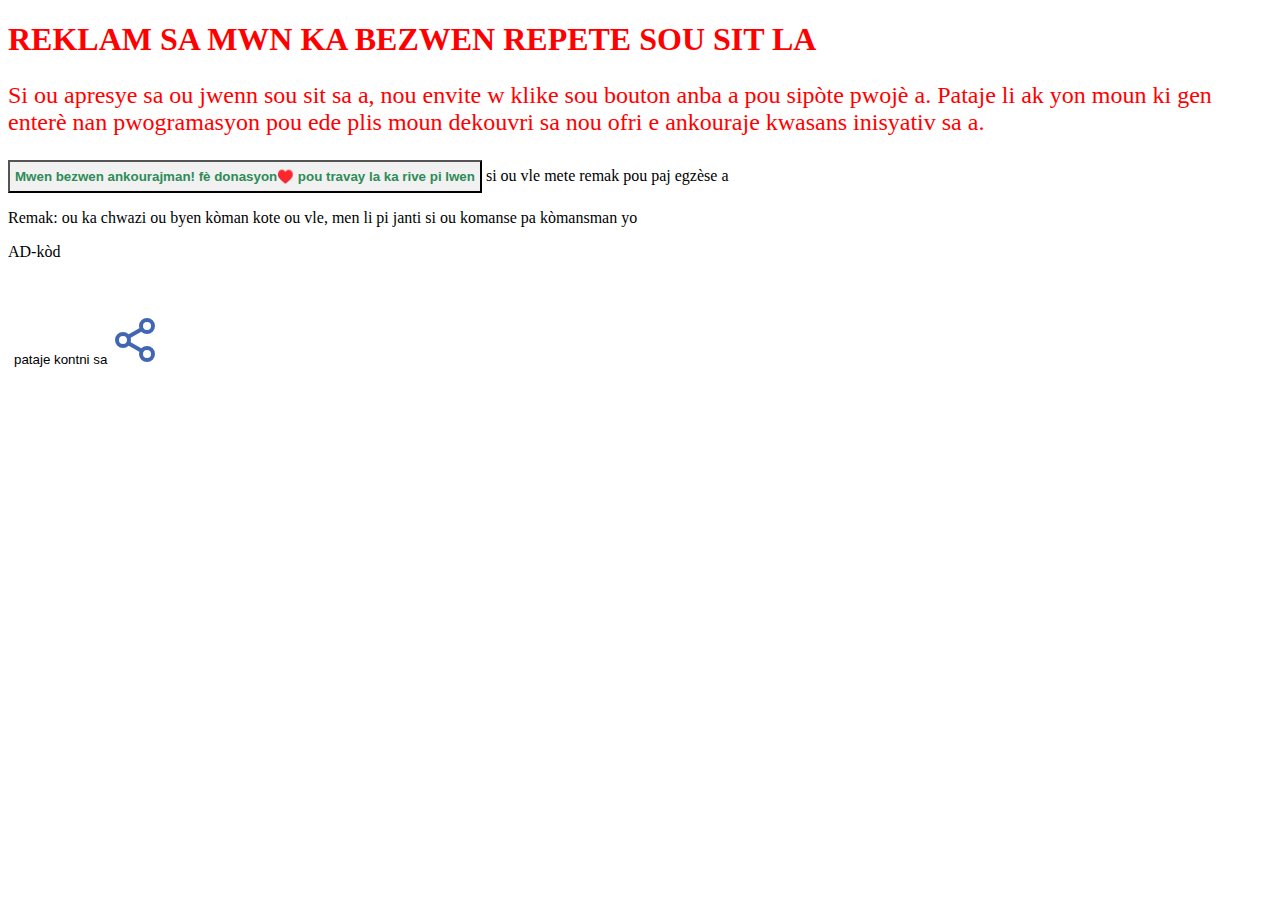
<file: assets/sa ou ka bezwen repete sou sit REKLAM.html>
<!DOCTYPE html>
<html>

<head>
 <meta charset="UTF-8">
 <meta name="viewport" content="width=device-width, initial-scale=1">
 <title>REKLAM SA MWN KA BEZWEN REPETE SOU SIT</title>
</head>

<body>
  
 <h1 style="color:red; font-size: 2rem;" >
  <!--Tab to edit-->REKLAM SA MWN KA BEZWEN REPETE SOU SIT LA
 </h1 >
 
   <p style="color: red; font-size: 1.5rem; animation: fadeIn 10s ;">
   <!--Tab to edit-->Si ou apresye sa ou jwenn sou sit sa a, nou envite w klike sou bouton anba a pou sipòte pwojè a. Pataje li ak yon moun ki gen enterè nan pwogramasyon pou ede plis moun dekouvri sa nou ofri e ankouraje kwasans inisyativ sa a.




  </p>
<a href="/donasyon.html" style="text-decoration: none;">
 <button style="padding: 7px 5px; background: #f1f1f1; color: seagreen; font-weight: bold;" class="">
  Mwen bezwen ankourajman! fè donasyon♥️ pou travay la ka rive pi lwen
 </button>
</a>





 si ou vle mete remak pou paj egzèse a 
  <p class="warning">Remak: ou ka chwazi ou byen kòman kote ou vle, men li pi janti si ou komanse pa kòmansman yo </p>
 
 
</body>

</h


    .adkod-logo {
      font-family: 'Segoe UI', sans-serif;
      font-size: 48px;
      font-weight: bold;
      color: #0099cc;
    }

    .adkod-logo span {
      color: #66cc33;
    }

    .adkod-box {
      border: 3px solid #66cc33;
      padding: 20px 40px;
      border-radius: 15px;
      box-shadow: 0 0 25px rgba(0, 255, 128, 0.2);
      background-color: #101030;
      transition: transform 0.3s ease;
    }

    .adkod-box:hover {
      transform: scale(1.05);
    }
  </style>
</head>
<body>
  <div class="adkod-box">
    <div class="adkod-logo">AD-<span>kòd</span></div>
  </div>
  
  
  <br /><br /><br />
                <!--Tab to edit-->  <button id="btnPataje" style="background: none; border: none; cursor: pointer;"><!--Bouton pataj--><!--Bouton pataj-->
  <style>   .icon_pataje {
  stroke: #4267B2;  
  transition: transform 0.2s, stroke 0.2s;
}
.icon_pataje:hover {
  transform: scale(1.1);
  stroke: #00acee; 
}
</style>
pataje kontni sa
<svg
  xmlns="http://www.w3.org/2000/svg"
  width="48" height="48"
  viewBox="0 0 24 24"
  fill="none"
  stroke="currentColor"
  stroke-width="2"
  stroke-linecap="round"
  stroke-linejoin="round"
  class="icon_pataje"
  role="img"
  aria-label="Pataje"
>
  <circle cx="18" cy="5" r="3"></circle>
  <circle cx="6" cy="12" r="3"></circle>
  <circle cx="18" cy="19" r="3"></circle>
  <line x1="8.7" y1="10.4" x2="15.3" y2="6.6"></line>
  <line x1="8.7" y1="13.6" x2="15.3" y2="17.4"></line>
</svg>
  </button>


  <!--Bouton pataj-->
<script>
//<!--Bouton pataj--><!--Bouton pataj--><!--Bouton pataj--><!--Bouton pataj--><!--Bouton pataj-->// 
  const btnPataje = document.getElementById("btnPataje");

  btnPataje.addEventListener("click", async () => {
    const shareData = {
      title: document.title,
      text: "Gade paj sa! Sa fè lontan ou enterese pou aprann yon bagay eben men li zanmim, ou pap regrèt aprann PWOGRAMASYON, li ap baw pouvwa pou ou travay pou nenpòt antrepriz lotbò san ou pa kite peyi a e touche jiska 10 000$ mansyèl.",
      url: window.location.href
    };

    if (navigator.share) {
      try {
        await navigator.share(shareData);
        alert("Paj la pataje ak siksè!");
      } catch (err) {
        console.error("Erè pandan pataj la:", err);
      }
    } else {
      alert("Fonksyon pataje sa a pa sipòte sou aparèy ou a.\nKopye lyen sa épi patajel ak yon moun:\n" + window.location.href);
    }
  });
</script>
</body>
</html>
</file>
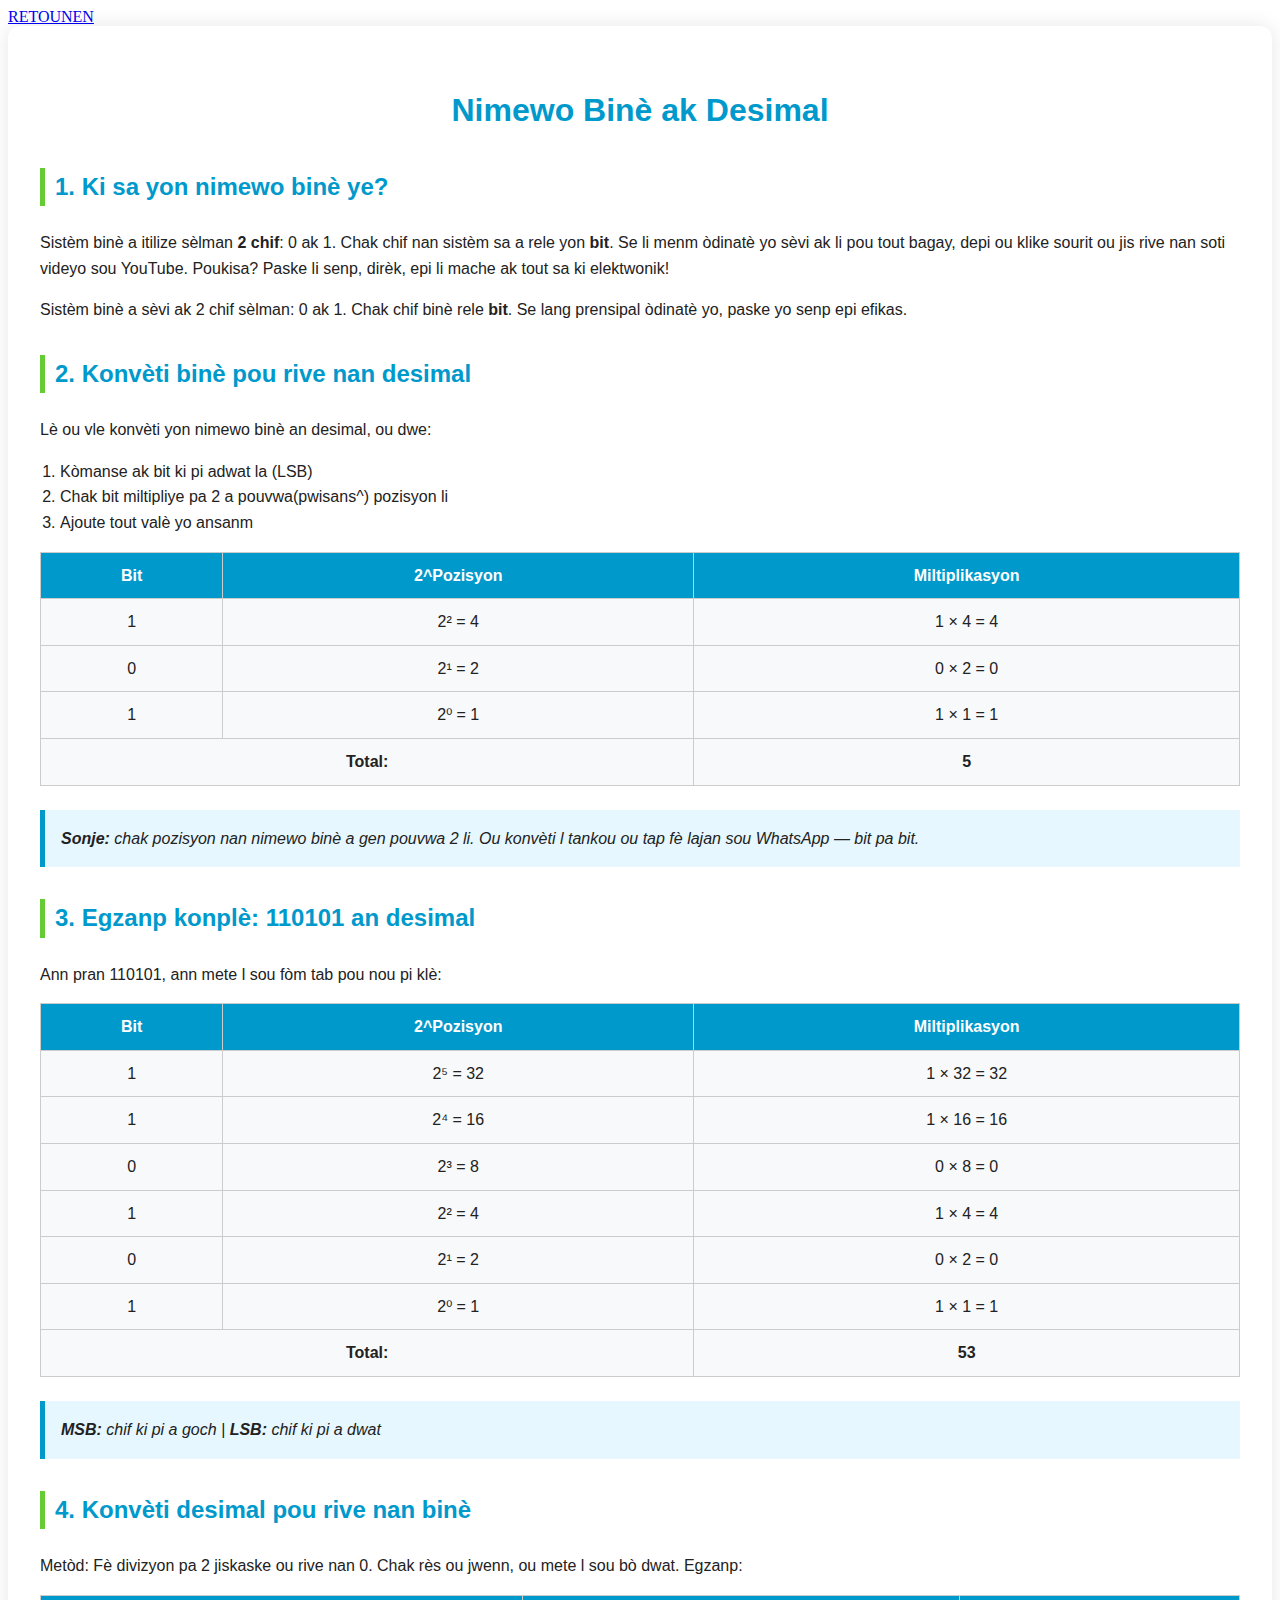
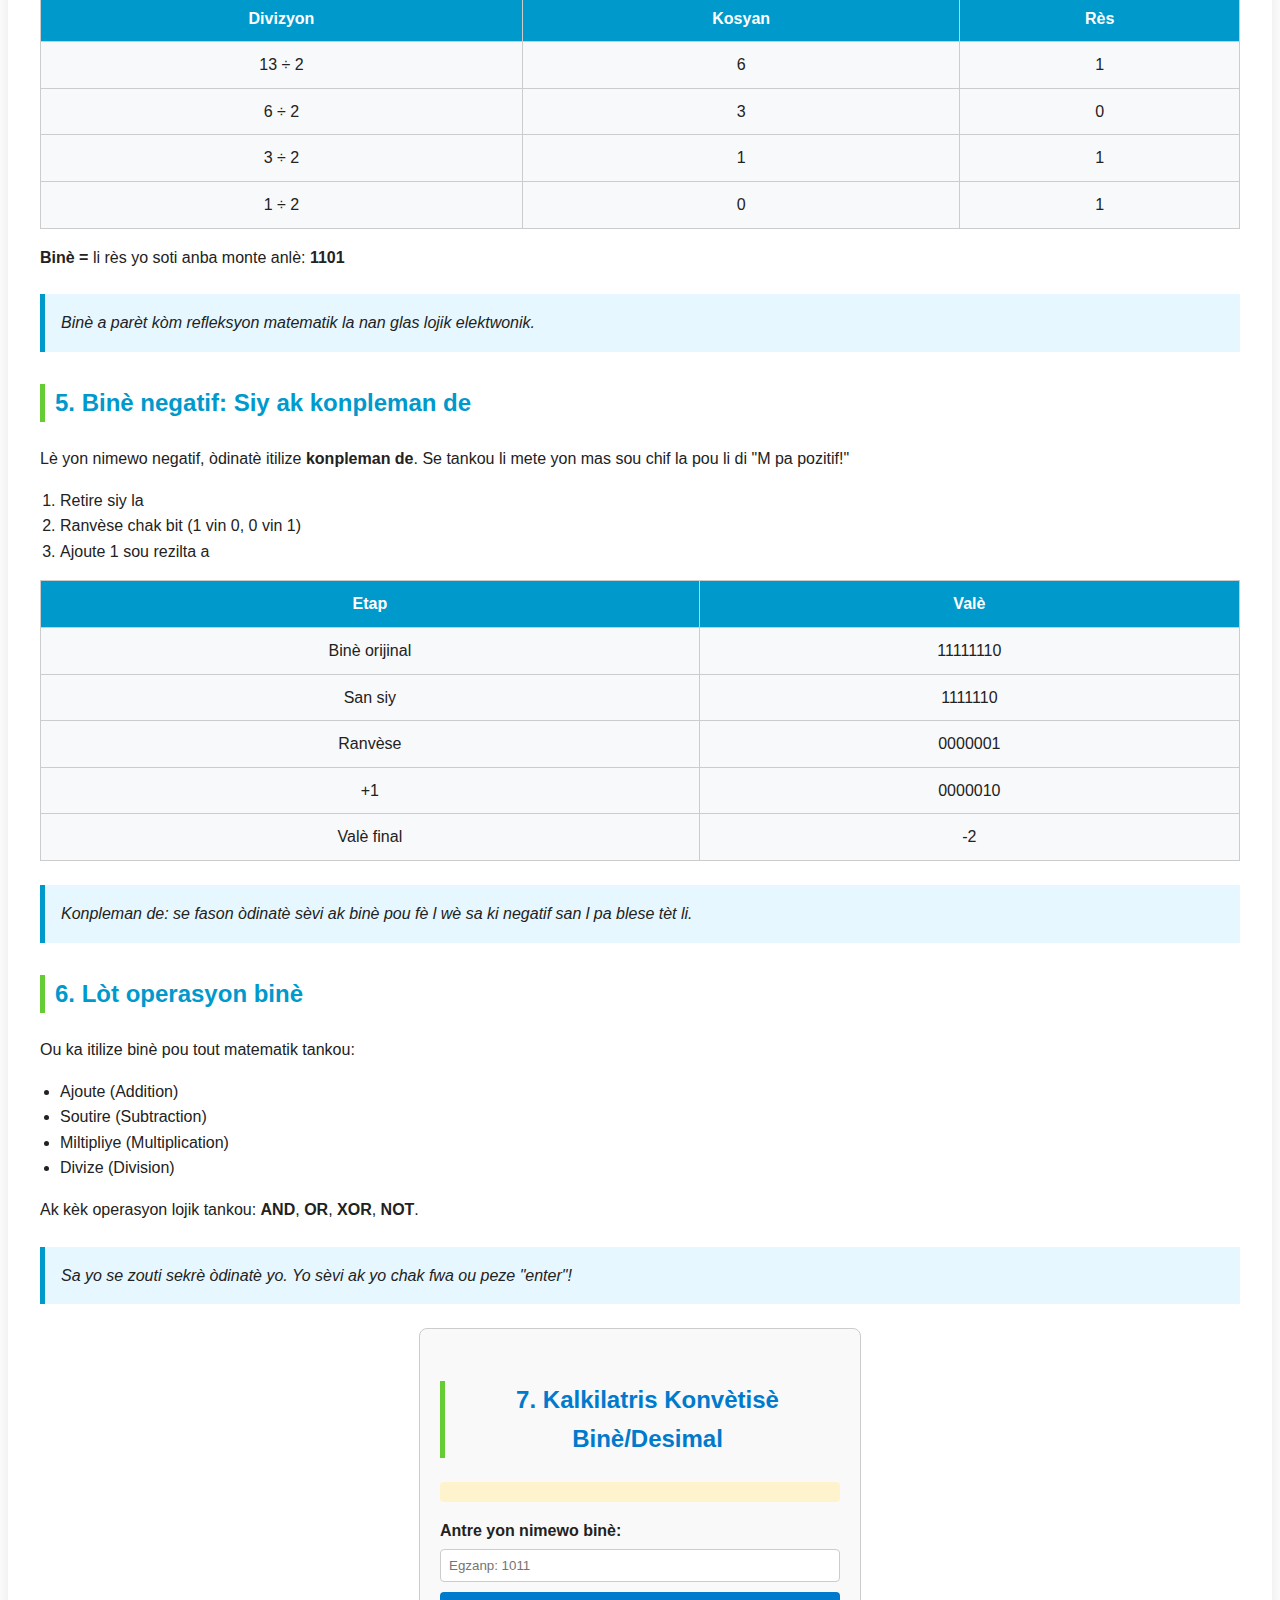
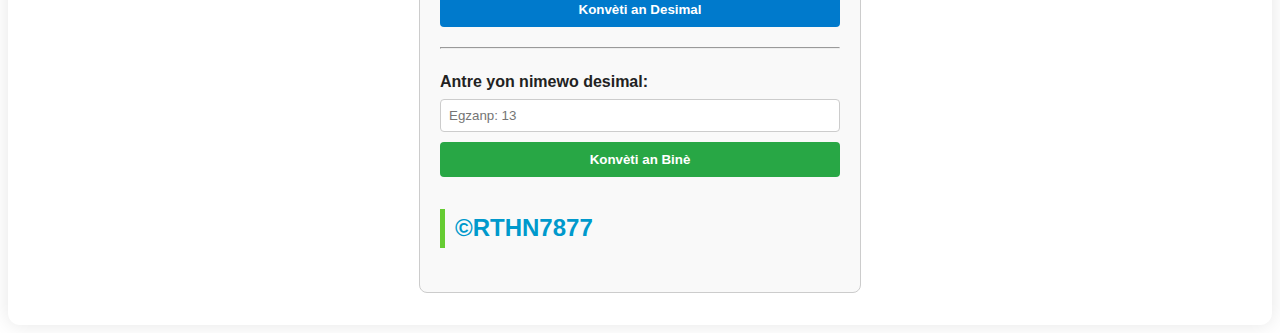
<file: assets/interaction/binè.html>
<!DOCTYPE html>
<html>

<head>
  <meta charset="UTF-8">
  <meta name="viewport" content="width=device-width, initial-scale=1">
  <title>APRANN SOU : BINÈ POU OU KONPRANN PI BYEN</title>
</head>
<style>/* Stylizasyon pou seksyon nivo 023 */
.level {
max-width: 1200px;
margin: auto;
padding: 2rem;
font-family: 'Segoe UI', Tahoma, Geneva, Verdana, sans-serif;
background: #ffffff;
color: #222;
line-height: 1.6;
box-shadow: 0 0 20px rgba(0,0,0,0.1);
border-radius: 12px;
}

/* Tit prensipal */
.level h2 {
font-size: 2rem;
text-align: center;
margin-bottom: 2rem;
color: #0099cc;
}

/* Tit seksyon yo */
.level h3 {
font-size: 1.5rem;
margin-top: 2rem;
color: #0099cc



;
border-left: 5px solid #66cc33;
padding-left: 10px;
}

/* Tab */
.level table {
width: 100%;
border-collapse: collapse;
margin: 1rem 0;
background-color: #f8f9fa;
}

.level table th,
.level table td {
padding: 10px;
border: 1px solid #ccc;
text-align: center;
}

.level table thead {
background-color: #0099cc;
color: #fff;
}

/* Blok sitasyon */
.level blockquote {
background: #e6f7ff;
border-left: 5px solid #0099cc;
margin: 1.5rem 0;
padding: 1rem;
font-style: italic;
}

/* Bouton */
.level button {
transition: background-color 0.3s ease;
}

.level button:hover {
opacity: 0.9;
}

/* Resposiv Layout */
@media (max-width: 768px) {
.level {
padding: 1rem;
}

.level h2 {
font-size: 1.6rem;
}

.level h3 {
font-size: 1.2rem;
}

.level table th,
.level table td {
font-size: 0.9rem;
padding: 8px;
}
}

/* Antre input stil */
.level input[type="text"],
.level input[type="number"] {
box-sizing: border-box;
}

/* Fòmasyon lis yo */
.level ol, .level ul {
padding-left: 20px;
}</style>
<body>
<a href="/paj/kou1.html">RETOUNEN</a>  
    <div class="level" id="023">
    <h2> Nimewo Binè ak Desimal </h2>
    <section>
      <h3>1. Ki sa yon nimewo binè ye?</h3>
      <p>Sistèm binè a itilize sèlman <strong>2 chif</strong>: 0 ak 1. Chak chif nan sistèm sa a rele yon <strong>bit</strong>. Se li menm òdinatè yo sèvi ak li pou tout bagay, depi ou klike sourit ou jis rive nan soti videyo sou YouTube. Poukisa? Paske li senp, dirèk, epi li mache ak tout sa ki elektwonik!</p>
    </section>
    <section>
      
      <p>Sistèm binè a sèvi ak 2 chif sèlman: 0 ak 1. Chak chif binè rele <strong>bit</strong>. Se lang prensipal òdinatè yo, paske yo senp epi efikas.</p>
      <h3>2. Konvèti binè pou rive nan desimal</h3>
      <p>Lè ou vle konvèti yon nimewo binè an desimal, ou dwe:</p>
      <ol>
        <li>Kòmanse ak bit ki pi adwat la (LSB)</li>
        <li>Chak bit miltipliye pa 2 a pouvwa(pwisans^) pozisyon li</li>
        <li>Ajoute tout valè yo ansanm</li>
        
      </ol>
      <table border="1">
        <thead>
          <tr>
            <th>Bit</th>
            <th>2^Pozisyon</th>
            <th>Miltiplikasyon</th>
          </tr>
        </thead>
        <tbody>
          <tr>
            <td>1</td>
            <td>2² = 4</td>
            <td>1 × 4 = 4</td>
          </tr>
          <tr>
            <td>0</td>
            <td>2¹ = 2</td>
            <td>0 × 2 = 0</td>
          </tr>
          <tr>
            <td>1</td>
            <td>2⁰ = 1</td>
            <td>1 × 1 = 1</td>
          </tr>
          <tr>
            <td colspan="2"><strong>Total:</strong></td>
            <td><strong>5</strong></td>
          </tr>
        </tbody>
      </table>
      <blockquote><strong>Sonje:</strong> chak pozisyon nan nimewo binè a gen pouvwa 2 li. Ou konvèti l tankou ou tap fè lajan sou WhatsApp — bit pa bit.</blockquote>
      
    </section>
    <section>
      <h3>3. Egzanp konplè: 110101 an desimal</h3>
      <p>Ann pran 110101, ann mete l sou fòm tab pou nou pi klè:</p>
      <table border="1">
        <thead>
          <tr>
            <th>Bit</th>
            <th>2^Pozisyon</th>
            <th>Miltiplikasyon</th>
          </tr>
        </thead>
        <tbody>
          <tr>
            <td>1</td>
            <td>2⁵ = 32</td>
            <td>1 × 32 = 32</td>
          </tr>
          <tr>
            <td>1</td>
            <td>2⁴ = 16</td>
            <td>1 × 16 = 16</td>
          </tr>
          <tr>
            <td>0</td>
            <td>2³ = 8</td>
            <td>0 × 8 = 0</td>
          </tr>
          <tr>
            <td>1</td>
            <td>2² = 4</td>
            <td>1 × 4 = 4</td>
          </tr>
          <tr>
            <td>0</td>
            <td>2¹ = 2</td>
            <td>0 × 2 = 0</td>
          </tr>
          <tr>
            <td>1</td>
            <td>2⁰ = 1</td>
            <td>1 × 1 = 1</td>
          </tr>
          <tr>
            <td colspan="2"><strong>Total:</strong></td>
            <td><strong>53</strong></td>
          </tr>
        </tbody>
      </table>
      <blockquote><strong>MSB:</strong> chif ki pi a goch | <strong>LSB:</strong> chif ki pi a dwat</blockquote>
    </section>
    <section>
      <h3>4. Konvèti desimal pou rive nan binè</h3>
      <p>Metòd: Fè divizyon pa 2 jiskaske ou rive nan 0. Chak rès ou jwenn, ou mete l sou bò dwat. Egzanp:</p>
      <table border="1">
        <thead>
          <tr>
            <th>Divizyon</th>
            <th>Kosyan</th>
            <th>Rès</th>
          </tr>
        </thead>
        <tbody>
          <tr>
            <td>13 ÷ 2</td>
            <td>6</td>
            <td>1</td>
          </tr>
          <tr>
            <td>6 ÷ 2</td>
            <td>3</td>
            <td>0</td>
          </tr>
          <tr>
            <td>3 ÷ 2</td>
            <td>1</td>
            <td>1</td>
          </tr>
          <tr>
            <td>1 ÷ 2</td>
            <td>0</td>
            <td>1</td>
          </tr>
        </tbody>
      </table>
      <p><strong>Binè =</strong> li rès yo soti anba monte anlè: <strong>1101</strong></p>
      <blockquote>Binè a parèt kòm refleksyon matematik la nan glas lojik elektwonik.</blockquote>
    </section>
    <section>
      <h3>5. Binè negatif: Siy ak konpleman de</h3>
      <p>Lè yon nimewo negatif, òdinatè itilize <strong>konpleman de</strong>. Se tankou li mete yon mas sou chif la pou li di "M pa pozitif!"</p>
      <ol>
        <li>Retire siy la</li>
        <li>Ranvèse chak bit (1 vin 0, 0 vin 1)</li>
        <li>Ajoute 1 sou rezilta a</li>
      </ol>
      <table border="1">
        <thead>
          <tr>
            <th>Etap</th>
            <th>Valè</th>
          </tr>
        </thead>
        <tbody>
          <tr>
            <td>Binè orijinal</td>
            <td>11111110</td>
          </tr>
          <tr>
            <td>San siy</td>
            <td>1111110</td>
          </tr>
          <tr>
            <td>Ranvèse</td>
            <td>0000001</td>
          </tr>
          <tr>
            <td>+1</td>
            <td>0000010</td>
          </tr>
          <tr>
            <td>Valè final</td>
            <td>-2</td>
          </tr>
        </tbody>
      </table>
      <blockquote>Konpleman de: se fason òdinatè sèvi ak binè pou fè l wè sa ki negatif san l pa blese tèt li.</blockquote>
    </section>
    <section>
      <h3>6. Lòt operasyon binè</h3>
      <p>Ou ka itilize binè pou tout matematik tankou:</p>
      <ul>
        <li>Ajoute (Addition)</li>
        <li>Soutire (Subtraction)</li>
        <li>Miltipliye (Multiplication)</li>
        <li>Divize (Division)</li>
      </ul>
      <p>Ak kèk operasyon lojik tankou: <strong>AND</strong>, <strong>OR</strong>, <strong>XOR</strong>, <strong>NOT</strong>.</p>
      <blockquote>Sa yo se zouti sekrè òdinatè yo. Yo sèvi ak yo chak fwa ou peze "enter"!</blockquote>
    </section>
    <section style="max-width: 400px; margin: auto; font-family: Arial, sans-serif; padding: 20px; border: 1px solid #ccc; border-radius: 8px; background: #f9f9f9;">
      <h3 style="text-align: center; color: #007acc;">7. Kalkilatris Konvètisè Binè/Desimal</h3>
      <p id="result" style="margin-top: 20px; padding: 10px; border-radius: 4px; background-color: #fff3cd; color: #856404; font-weight: bold; text-align: center;"></p>
      <label for="binary" style="display: block; margin-top: 15px; font-weight: bold;">Antre yon nimewo binè:</label>
      <input type="text" id="binary" placeholder="Egzanp: 1011" style="width: 100%; padding: 8px; margin-top: 5px; border-radius: 4px; border: 1px solid #ccc;">
      
      <button onclick="toDecimal()" style="margin-top: 10px; width: 100%; background-color: #007acc; color: white; padding: 10px; border: none; border-radius: 4px; cursor: pointer; font-weight: bold;">
        Konvèti an Desimal
      </button>
      
      <hr style="margin: 20px 0;">
      
      <label for="decimal" style="display: block; font-weight: bold;">Antre yon nimewo desimal:</label>
      <input type="number" id="decimal" placeholder="Egzanp: 13" style="width: 100%; padding: 8px; margin-top: 5px; border-radius: 4px; border: 1px solid #ccc;">
      
      <button onclick="toBinary()" style="margin-top: 10px; width: 100%; background-color: #28a745; color: white; padding: 10px; border: none; border-radius: 4px; cursor: pointer; font-weight: bold;">
        Konvèti an Binè
      </button>
      
      <h3>
        <!--Tab to edit-->©RTHN7877
      </h3>
      
    </section>
    
    <script>
      function toDecimal() {
        const binaryInput = document.getElementById("binary");
        const result = document.getElementById("result");
        const binary = binaryInput.value.trim();
        
        if (binary === "") {
          result.style.backgroundColor = "#f8d7da";
          result.style.color = "#721c24";
          result.innerText = "Tanpri antre yon nimewo binè!";
          binaryInput.focus();
          return;
        }
        
        if (!/^[01]+$/.test(binary)) {
          result.style.backgroundColor = "#f8d7da";
          result.style.color = "#721c24";
          result.innerText = "Tanpri antre sèlman chif 0 ak 1 nan nimewo binè a!";
          binaryInput.focus();
          return;
        }
        
        const decimal = parseInt(binary, 2);
        result.style.backgroundColor = "#d4edda";
        result.style.color = "#155724";
        result.innerText = `Desimal: ${decimal}`;
      }
      
      function toBinary() {
        const decimalInput = document.getElementById("decimal");
        const result = document.getElementById("result");
        const decimal = decimalInput.value.trim();
        
        if (decimal === "") {
          result.style.backgroundColor = "#f8d7da";
          result.style.color = "#721c24";
          result.innerText = "Tanpri antre yon nimewo desimal!";
          decimalInput.focus();
          return;
        }
        
        if (decimal < 0 || !Number.isInteger(Number(decimal))) {
          result.style.backgroundColor = "#f8d7da";
          result.style.color = "#721c24";
          result.innerText = "Tanpri antre yon nimewo desimal antye pozitif!";
          decimalInput.focus();
          return;
        }
        
        const binary = Number(decimal).toString(2);
        result.style.backgroundColor = "#d4edda";
        result.style.color = "#155724";
        result.innerText = `Binè: ${binary}`;
      }
    </script>
    </section>
  </div>
  
</body>

</html>
</file>
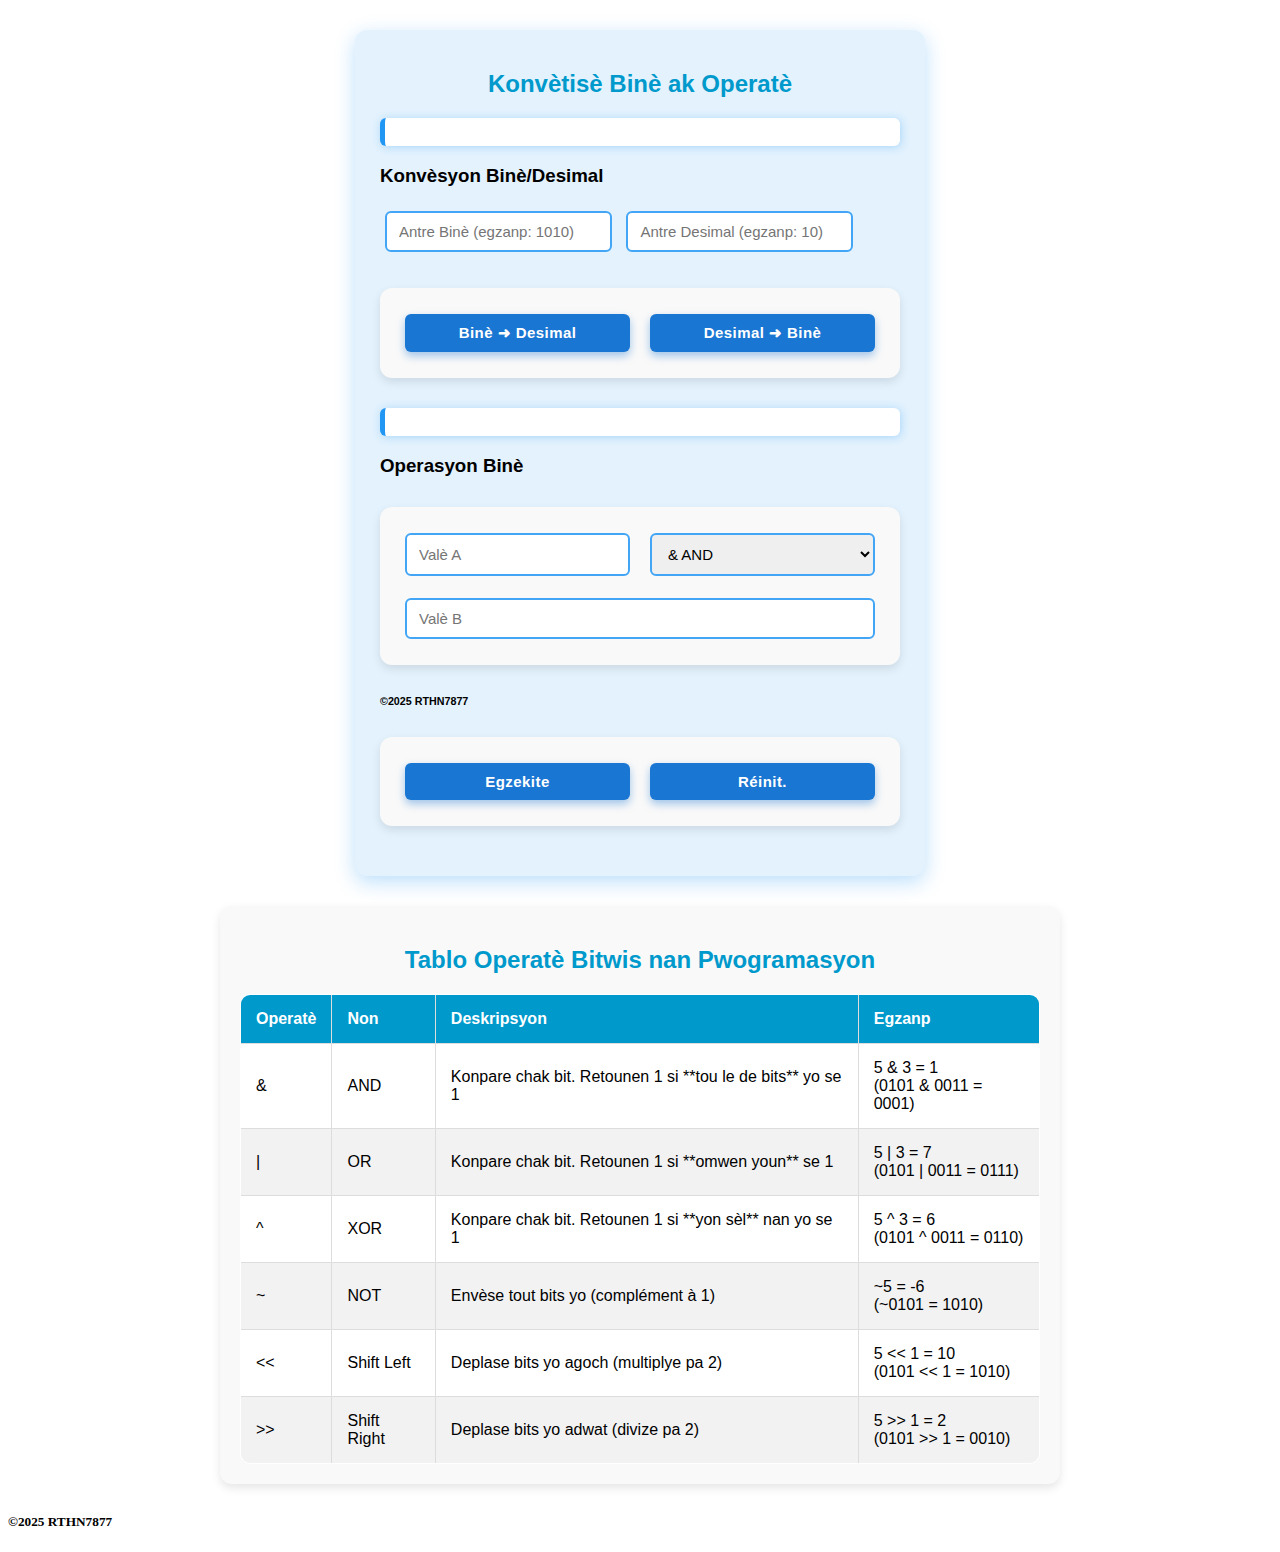
<file: assets/interaction/kalkilatris__binè.html>
<!DOCTYPE html>
<html lang="ht">

<head>
  <meta charset="UTF-8" />
  <meta name="viewport" content="width=device-width, initial-scale=1" />
 
  <title>Kalkilatris Binè & Operatè</title>
  <style>
  
  div {
    max-width: 800px;
    margin: 30px auto;
    font-family: 'Segoe UI', sans-serif;
    background-color: #f9f9f9;
    padding: 20px;
    border-radius: 12px;
    box-shadow: 0 4px 10px rgba(0,0,0,0.1);
  }

  h2 {
    text-align: center;
    color: #0099cc;
    margin-bottom: 20px;
  }

  table {
    width: 100%;
    border-collapse: collapse;
    background-color: white;
    border-radius: 10px;
    overflow: hidden;
  }

  th, td {
    border: 1px solid #ddd;
    padding: 15px;
    text-align: left;
  }

  thead {
    background-color: #0099cc;
    color: white;
  }

  tbody tr:nth-child(even) {
    background-color: #f2f2f2;
  }

  tbody tr:hover {
    background-color: #e6f7ff;
  }

  @media (max-width: 600px) {
    table, thead, tbody, th, td, tr {
      display: block;
    }

    thead {
      display: none;
    }

    tr {
      margin-bottom: 15px;
      border: 1px solid #ccc;
      border-radius: 8px;
      padding: 10px;
      background-color: white;
    }

    td {
      padding: 10px;
      position: relative;
    }

    td::before {
      content: attr(data-label);
      font-weight: bold;
      display: block;
      margin-bottom: 5px;
      color: #0099cc;
    }
  }

    .kalkilatris {
      font-family: 'Segoe UI', Tahoma, Geneva, Verdana, sans-serif;
      background: #e3f2fd;
      padding: 20px 25px;
      border-radius: 12px;
      max-width: 520px;
      margin: 30px auto;
      box-shadow: 0 6px 20px rgba(33, 150, 243, 0.3);
    }

    .kalkilatris input,
    .kalkilatris select,
    .kalkilatris button {
      padding: 10px 12px;
      margin: 6px 5px;
      border-radius: 6px;
      border: 2px solid #42a5f5;
      font-size: 15px;
      transition: border-color 0.3s ease, background-color 0.3s ease;
    }

    .kalkilatris input:focus,
    .kalkilatris select:focus {
      border-color: #1e88e5;
      outline: none;
      box-shadow: 0 0 10px rgba(30, 136, 229, 0.5);
    }

    .kalkilatris-op-ligne,
    .kalkilatris-btn-row {
      display: flex;
      justify-content: space-between;
      flex-wrap: wrap;
      gap: 10px;
    }

    .kalkilatris-op-ligne input,
    .kalkilatris-op-ligne select {
      flex: 1;
      min-width: 30%;
    }

    .kalkilatris-btn-row button {
      flex: 1;
      background-color: #1976d2;
      color: #ffffff;
      border: none;
      cursor: pointer;
      font-weight: 700;
      letter-spacing: 0.03em;
      transition: background-color 0.25s ease;
      box-shadow: 0 4px 8px rgba(25, 118, 210, 0.4);
    }

    .kalkilatris-btn-row button:hover {
      background-color: #0d47a1;
    }

    .kalkilatris-rezilta {
      background: #ffffff;
      border-left: 5px solid #2196f3;
      padding: 14px 15px;
      margin: 12px 0;
      font-weight: 600;
      color: #0d47a1;
      border-radius: 6px;
      box-shadow: 1px 1px 8px rgba(33, 150, 243, 0.3);
      white-space: pre-wrap;
    }
  </style>
</head>

<body>
  <div class="kalkilatris">
    <h2>Konvètisè Binè ak Operatè</h2>

    <p id="rezilta" class="kalkilatris-rezilta"></p>

    <h3>Konvèsyon Binè/Desimal</h3>
    <input type="text" id="bin" placeholder="Antre Binè (egzanp: 1010)" />
    <input type="number" id="dec" placeholder="Antre Desimal (egzanp: 10)" />

    <div class="kalkilatris-btn-row">
      <button onclick="konvDecimal()">Binè ➜ Desimal</button>
      <button onclick="konvBin()">Desimal ➜ Binè</button>
    </div>

    <p id="rezOp" class="kalkilatris-rezilta"></p>

    <h3>Operasyon Binè</h3>
    <div class="kalkilatris-op-ligne">
      <input type="number" id="a" placeholder="Valè A" />
      <select id="op">
        <option value="&">& AND</option>
        <option value="|">| OR</option>
        <option value="^">^ XOR</option>
        <option value="~">~ NOT A</option>
        <option value="<<"><< A chif gòch B</option>
        <option value=">>">>> A chif dwat B</option>
      </select>
      <input type="number" id="b" placeholder="Valè B" />
    </div>
<h6>
  <!--Tab to edit-->©2025 RTHN7877
</h6>
    <div class="kalkilatris-btn-row">
      <button onclick="egzekite()">Egzekite</button>
      <button onclick="reini()">Réinit.</button>
    </div>
  </div>
  
<div>
  <h2>Tablo Operatè Bitwis nan Pwogramasyon</h2>
  <table border="1" cellpadding="10" cellspacing="0">
    <thead>
      <tr>
        <th>Operatè</th>
        <th>Non</th>
        <th>Deskripsyon</th>
        <th>Egzanp</th>
      </tr>
    </thead>
    <tbody>
      <tr>
        <td>&amp;</td>
        <td>AND</td>
        <td>Konpare chak bit. Retounen 1 si **tou le de bits** yo se 1</td>
        <td>5 &amp; 3 = 1<br>(0101 & 0011 = 0001)</td>
      </tr>
      <tr>
        <td>|</td>
        <td>OR</td>
        <td>Konpare chak bit. Retounen 1 si **omwen youn** se 1</td>
        <td>5 | 3 = 7<br>(0101 | 0011 = 0111)</td>
      </tr>
      <tr>
        <td>^</td>
        <td>XOR</td>
        <td>Konpare chak bit. Retounen 1 si **yon sèl** nan yo se 1</td>
        <td>5 ^ 3 = 6<br>(0101 ^ 0011 = 0110)</td>
      </tr>
      <tr>
        <td>~</td>
        <td>NOT</td>
        <td>Envèse tout bits yo (complément à 1)</td>
        <td>~5 = -6<br>(~0101 = 1010)</td>
      </tr>
      <tr>
        <td>&lt;&lt;</td>
        <td>Shift Left</td>
        <td>Deplase bits yo agoch (multiplye pa 2)</td>
        <td>5 &lt;&lt; 1 = 10<br>(0101 &lt;&lt; 1 = 1010)</td>
      </tr>
      <tr>
        <td>&gt;&gt;</td>
        <td>Shift Right</td>
        <td>Deplase bits yo adwat (divize pa 2)</td>
        <td>5 &gt;&gt; 1 = 2<br>(0101 &gt;&gt; 1 = 0010)</td>
      </tr>
    </tbody>
  </table>
  
</div>
<h5>
  <!--Tab to edit-->©2025 RTHN7877
</h5>
  <script>
    function konvDecimal() {
      const b = document.getElementById("bin").value;
      const rez = document.getElementById("rezilta");

      if (!/^[01]+$/.test(b)) {
        rez.innerText = "ERÈ: Tanpri antre sèlman 0 ak 1 (egzanp: 1011)";
        return;
      }

      const dec = parseInt(b, 2);
      rez.innerHTML = `Binè <strong>${b}</strong> egal ak desimal <strong>${dec}</strong>.<br>
        Sa vle di: ${b.split("").reverse().map((bit, i) => `${bit}×2^${i}`).join(" + ")}`;
    }

    function konvBin() {
      const d = document.getElementById("dec").value;
      const rez = document.getElementById("rezilta");

      if (d === "") {
        rez.innerText = "Tanpri antre yon nimewo desimal.";
        return;
      }

      const bin = parseInt(d).toString(2);
      rez.innerHTML = `Desimal <strong>${d}</strong> egal ak binè <strong>${bin}</strong>.<br>
        Nou itilize divizyon pa 2 jiskaske nou jwenn 0, rès yo bay bit yo.`;
    }

    function egzekite() {
      let a = parseInt(document.getElementById("a").value);
      let b = parseInt(document.getElementById("b").value);
      let op = document.getElementById("op").value;
      let rez = document.getElementById("rezOp");

      if (isNaN(a)) {
        rez.innerText = "Tanpri antre valè A.";
        return;
      }

      let r = 0, t = "";

      switch (op) {
        case "&":
          if (isNaN(b)) {
            rez.innerText = "Tanpri antre valè B pou AND.";
            return;
          }
          r = a & b;
          t = `${a} & ${b} = ${r}<br><small>AND: chak bit dwe 1 pou li rete 1</small>`;
          break;
        case "|":
          if (isNaN(b)) {
            rez.innerText = "Tanpri antre valè B pou OR.";
            return;
          }
          r = a | b;
          t = `${a} | ${b} = ${r}<br><small>OR: si youn nan bit yo se 1, li bay 1</small>`;
          break;
        case "^":
          if (isNaN(b)) {
            rez.innerText = "Tanpri antre valè B pou XOR.";
            return;
          }
          r = a ^ b;
          t = `${a} ^ ${b} = ${r}<br><small>XOR: sèlman lè yo diferan li bay 1</small>`;
          break;
        case "~":
          r = ~a;
          t = `~${a} = ${r}<br><small>NOT: chanje 0 an 1 ak 1 an 0 (konpleman de 2)</small>`;
          break;
        case "<<":
          if (isNaN(b)) {
            rez.innerText = "Tanpri antre valè B pou chif gòch.";
            return;
          }
          r = a << b;
          t = `${a} << ${b} = ${r}<br><small>Chif Gòch: ajoute 0 sou bò dwat, tankou miltipliye pa 2</small>`;
          break;
        case ">>":
          if (isNaN(b)) {
            rez.innerText = "Tanpri antre valè B pou chif dwat.";
            return;
          }
          r = a >> b;
          t = `${a} >> ${b} = ${r}<br><small>Chif Dwat: retire bit sou bò dwat, tankou divize pa 2</small>`;
          break;
        default:
          t = "Operatè pa rekonèt.";
      }

      rez.innerHTML = `<strong>Rezilta:</strong> ${t}`;
    }

    function reini() {
      ["bin", "dec", "a", "b"].forEach(id => document.getElementById(id).value = "");
      document.getElementById("op").value = "&";
      document.getElementById("rezilta").innerText = "";
      document.getElementById("rezOp").innerText = "";
    }
  </script>
</body>

</html>
</file>
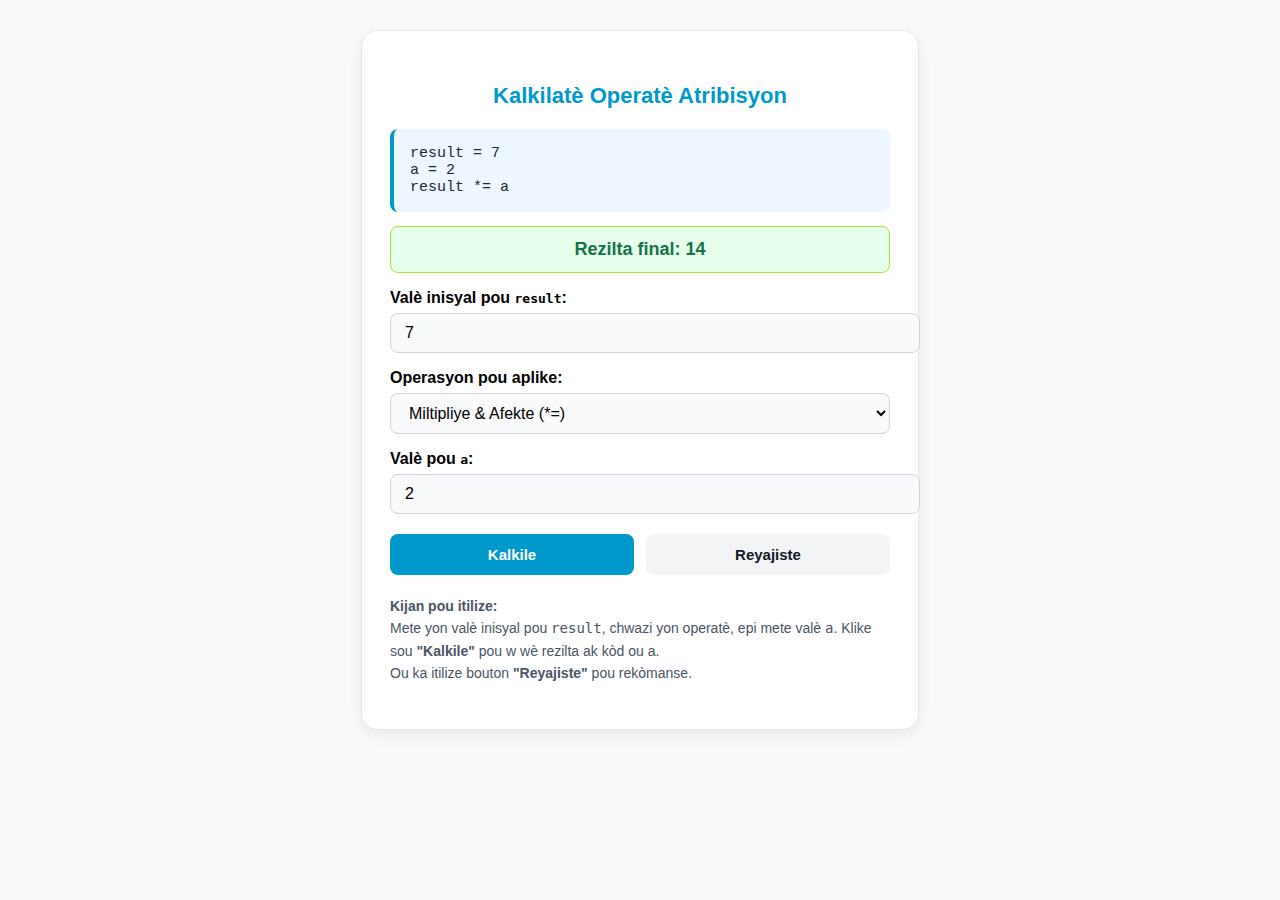
<file: assets/interaction/kalkilatè-op.html>
<!DOCTYPE html>
<html lang="ht">
<head>
  <meta charset="UTF-8" />
  <meta name="viewport" content="width=device-width, initial-scale=1" />
  <title>OPSYON KALKILATÈ</title>
  <style>
    /* STYLE MODÈN PWOFESYONÈL AK ORIJINALITE */
    :root {
      --ble: #0099cc;
      --vèt: #66cc33;
      --nwa: #000000;
      --fon: #f8fafc;
      --font-prensipal: 'Segoe UI', Tahoma, Geneva, Verdana, sans-serif;
    }

    body {
      margin: 0;
      background-color: var(--fon);
      font-family: var(--font-prensipal);
      color: var(--nwa);
    }

    #kalkilatè-pwogram {
      max-width: 500px;
      margin: 30px auto;
      background: #fff;
      border-radius: 16px;
      box-shadow: 0 5px 15px rgba(0, 0, 0, 0.08);
      padding: 30px 28px;
      border: 1px solid #e5e7eb;
    }

    #kalkilatè-pwogram h3 {
      text-align: center;
      color: var(--ble);
      font-size: 22px;
      margin-bottom: 20px;
    }

    #kalkilatè-pwogram label {
      display: block;
      font-weight: bold;
      margin: 16px 0 6px;
    }

    #kalkilatè-pwogram input[type="number"],
    #kalkilatè-pwogram select {
      width: 100%;
      height:100%;
      padding: 10px 14px;
      font-size: 16px;
      border: 1px solid #d1d5db;
      border-radius: 8px;
      background-color: #f9fafb;
      transition: border 0.2s;
    }

    #kalkilatè-pwogram input:focus,
    #kalkilatè-pwogram select:focus {
      border-color: var(--ble);
      outline: none;
    }

    .btn-kalkil {
      display: flex;
      gap: 12px;
      margin-top: 20px;
    }

    .btn-kalkil button {
      flex: 1;
      padding: 12px;
      font-size: 15px;
      border: none;
      border-radius: 8px;
      font-weight: bold;
      cursor: pointer;
      transition: background 0.3s ease;
    }

    .btn-kalkil .kalkile {
      background-color: var(--ble);
      color: white;
    }

    .btn-kalkil .kalkile:hover {
      background-color: var(--vèt);
    }

    .btn-kalkil .reset {
      background-color: #f3f4f6;
      color: #111827;
    }

    .btn-kalkil .reset:hover {
      background-color: #d1d5db;
    }

    .code-output {
      margin-top: 20px;
      padding: 16px;
      background-color: #eef6ff;
      border-left: 4px solid var(--ble);
      border-radius: 8px;
      font-family: 'Courier New', monospace;
      font-size: 15px;
      white-space: pre-wrap;
      color: #1f2937;
    }

    .rezilta-final {
      margin-top: 14px;
      padding: 12px;
      background-color: #e6ffed;
      color: #157347;
      border: 1px solid #a3e635;
      border-radius: 8px;
      text-align: center;
      font-size: 18px;
      font-weight: bold;
    }

    .kijan-itilize {
      font-size: 14px;
      color: #4b5563;
      margin-top: 20px;
      line-height: 1.6;
    }
  </style>
</head>
<body>
  <div id="kalkilatè-pwogram">
    <h3>Kalkilatè Operatè Atribisyon</h3>

    <div class="code-output" id="kòd-egzanp"></div>
    <div class="rezilta-final" id="rezilta"></div>

    <label for="val-result">Valè inisyal pou <code>result</code>:</label>
    <input type="number" id="val-result" value="7" step="any" />

    <label for="op-select">Operasyon pou aplike:</label>
    <select id="op-select">
      <option value="+=">Ajoute & Afekte (+=)</option>
      <option value="-=">Soustrè & Afekte (-=)</option>
      <option value="*=" selected>Miltipliye & Afekte (*=)</option>
      <option value="/=">Divize & Afekte (/=)</option>
      <option value="%=">Rès & Afekte (%=)</option>
    </select>

    <label for="val-a">Valè pou <code>a</code>:</label>
    <input type="number" id="val-a" value="2" step="any" />

    <div class="btn-kalkil">
      <button class="kalkile" onclick="fèKalkil()">Kalkile</button>
      <button class="reset" onclick="reyajiste()">Reyajiste</button>
    </div>

    <p class="kijan-itilize">
      <strong>Kijan pou itilize:</strong><br />
      Mete yon valè inisyal pou <code>result</code>, chwazi yon operatè, epi mete valè <code>a</code>. Klike sou <strong>"Kalkile"</strong> pou w wè rezilta ak kòd ou a. <br />
      Ou ka itilize bouton <strong>"Reyajiste"</strong> pou rekòmanse.
    </p>
  </div>

  <script>
    const valResult = document.getElementById('val-result');
    const valA = document.getElementById('val-a');
    const opSelect = document.getElementById('op-select');
    const kòdEgzanp = document.getElementById('kòd-egzanp');
    const reziltaFinal = document.getElementById('rezilta');

    function meteKòdAkRezilta() {
      let result = parseFloat(valResult.value);
      let a = parseFloat(valA.value);
      let op = opSelect.value;

      if (isNaN(result) || isNaN(a)) {
        kòdEgzanp.textContent = "Tanpri mete de valè ki valid pou result ak a.";
        reziltaFinal.textContent = "";
        return;
      }

      let egzanpKòd = `result = ${result}\na = ${a}\nresult ${op} a`;

      switch (op) {
        case "+=": result += a; break;
        case "-=": result -= a; break;
        case "*=": result *= a; break;
        case "/=": result /= a; break;
        case "%=": result %= a; break;
      }

      kòdEgzanp.textContent = egzanpKòd;
      reziltaFinal.textContent = `Rezilta final: ${result}`;
    }

    function fèKalkil() {
      meteKòdAkRezilta();
    }

    function reyajiste() {
      valResult.value = "";
      valA.value = "";
      opSelect.value = "*=";
      kòdEgzanp.textContent = "";
      reziltaFinal.textContent = "";
    }

    valResult.addEventListener('input', meteKòdAkRezilta);
    valA.addEventListener('input', meteKòdAkRezilta);
    opSelect.addEventListener('change', meteKòdAkRezilta);

    meteKòdAkRezilta();
  </script>
</body>
</html>
</file>
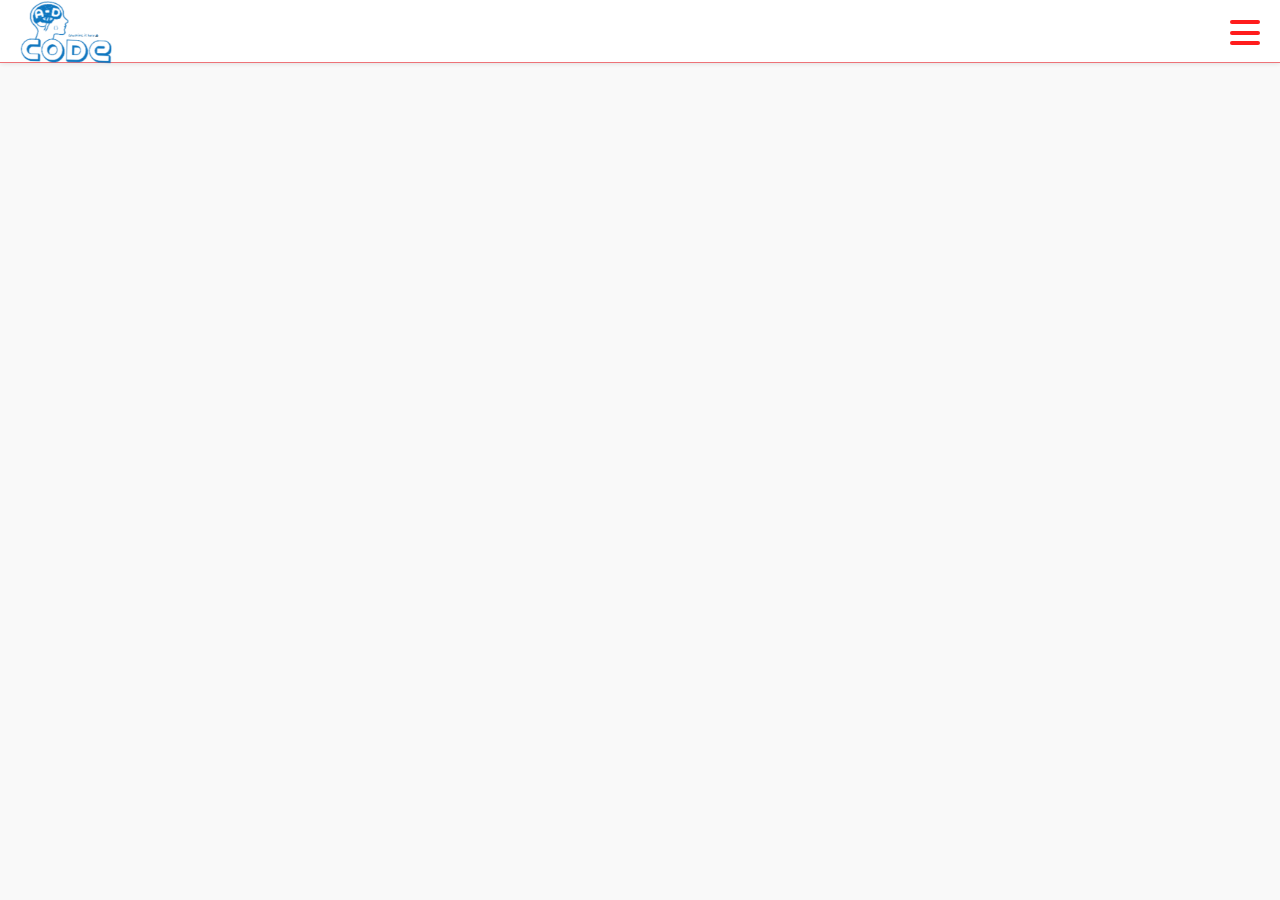
<file: assets/interaction/Rechercher.html>
<!DOCTYPE html>
 <html lang="en">
 <head>
   <meta charset="UTF-8">
   <meta name="viewport" content="width=device-width, initial-scale=1.0">
   <meta http-equiv="X-UA-Compatible" content="ie=edge">
   <title>Document</title>


<style>

.mainFrame {
  width: 100%;
  height: 100% ; /* Ajiste selon wotè footer la */
  border: none;
  display: block;
  margin:none ;
  
  position:absolute ;
  
}




  .side-menu {
  opacity: 92%;
  position: fixed;
  top: 0;
  left: -100%;
  width: 70%;
  height: 100%;
  background: #FFFFFF;
  padding-top: 70px;
  transition: left 0.4s ease;
  z-index: 1000;
  overflow-y: auto;
  ; 
}

.side-menu.active {
  left: 0px;
}
#overlay {
  top: 0;
  position: fixed;
  left: 0;
  width: 100%;
  height: 100%;
  background: rgba(0, 0, 0, 0.3);
  
  backdrop-filter: blur(3px);
  
  -webkit-backdrop-filter: blur(5px);
  /* Sipò pou Safari */
  display: none;
  z-index: 800;
}
#overlay.active {
  display: block;
}

.header {
  position: fixed;
  width: 100%;
  top: 0;
  left: 0;
  opacity: 95%;
  padding: 31px 20px;
  
  background-color: #fff;
  border-bottom: 1px solid #EE6C71;

  display: flex;
  
  justify-content: space-between;
  z-index: 999;
  box-shadow: 0 1px 5px rgba(0, 0, 0, 0.1);

  
  height: 2px;

}

.header-left {
  display: flex;
  align-items: center;
  gap: 10px;
}

.logo {
  opacity: 100%;
  width: 92px;
  weight: auto;
  margin-top: 10px;
  cursor: pointer;
}
  /* Lyen meni nan mòd fènwa */
.darktheme nav a {
  color: #d3a6ff;
}

/* Lyen sou hover nan dark theme */
.darktheme nav a:hover {
  color: #ff99cc; /* Wouj pal oswa roz */
}
/* Bouton meni twa ba */
.menu-toggle {
  display: flex;
  flex-direction: column;
  justify-content: space-between;
  width: 30px;
  height: 25px;
  cursor: pointer;
  position: fixed;
  top: 20px;
  right: 20px; 
  z-index: 1001;
}
.dark-theme .bar { background-color: #FFFFFF;}

/* Chak ba meni an */
.bar {
  height: 4px;
  background-color: #FF1C1C; /* Wouj fonse */
  border-radius: 2px;
  transition: all 0.3s ease;
}

/* Navigasyon prensipal */
nav {
  background-color: #0099cc; 
  color: white;
  padding: 15px 15px;
  position: fixed;
  top: 60px;
  right: 10px;
  display: none;
  flex-direction: column;
  border-radius: 8px;
  box-shadow: 0 4px 10px rgba(0,0,0,0.2);
  z-index: 1000;
}

/* Lyen navigasyon */
nav a {
  color: white;
  text-decoration: none;
  padding: 10px 0;
  font-weight: bold;
  transition: 0.2s;
}

nav a:hover {
  text-decoration: underline;
  color: #EB8457; 
}
nav a:focus {
  text-decoration: ;
  color: #E9D9FF;
}
nav a:active {
  text-decoration: none;
  color: #651F00;
}

/* Animasyon lè bouton an aktive */
.active .bar:nth-child(1) {
  transform: rotate(45deg) translateY(10px);
}

.active .bar:nth-child(2) {
  opacity: 0;
}

.active .bar:nth-child(3) {
  transform: rotate(-45deg) translateY(-10px);
}

/* Fè meni an parèt */
.show-nav {
  display: flex;
}

/* Responsivite pou ti ekran */
@media (max-width: 600px) {
  nav {
    right: 10px;
    top: 60px;
    width: 80%;
    padding: 20px;
  }

  .menu-toggle {
    right: 15px;
  }

  nav a {
    font-size: 18px;
    padding: 12px 0;
  }
}




  /* ::::::;;;;;;;;;;;;;;;;;;;;;;;;;;:::::*/
  /*          style motè rechèch         */ 
  /* ::::::;;;;;;;;;;;;;;;;;;;;;;;;;;:::::*/
* {
box-sizing: border-box;
margin: 0;
padding: 0;
}

body {
font-family: 'Segoe UI', sans-serif;
padding-top: 80px; /* Espas pou motè rechèch la ki kole anlè */
background: #f9f9f9;
overflow-x: hidden;
}

/* --- Motè rechèch k ap kole an  lè ekran an --- */
.motè-rechèch {
position: sticky;
top: 0;
z-index: 999;
background-color: #f9f9f9;
display: flex;
justify-content: space-between;
align-items: center;
padding: 12px 1rem;
gap: 10px;
box-shadow: 0 2px 4px rgba(0, 0, 0, 0.1);
}

/* Input Rechèch */
.motè-rechèch input {
flex: 3;
padding: 10px 14px;
font-size: 14px;
border: 1px solid #0031FF;
border-radius: 10px;
outline: none;
transition: border 0.3s;
}

/* --- Responsivite sou ekran ≥ 769px --- */
@media (min-width: 769px) {
  /* --- Rezilta yo --- */
  .no-result {
text-align: center;
padding: 20px;
color: #888;
}

.no-result-content p {
font-size: 15px;
font-weight: 500;
}
.suggestion-list {
  position: absolute;
  z-index: 1000;
  background: white;
  border: 0.3px solid #FFDFDF;
  list-style: none;
  padding: 0;
  max-height: 200px;
  overflow-y: auto;
  width: 100%;
  margin-top: 2px;
  box-shadow: 0px 4px 6px rgba(0, 0, 0, 0.1);
}

.suggestion-list li {
  padding: 8px 10px;
  cursor: pointer;
}

.suggestion-list li:hover {
  background: #87AFFF;
color: #FFFFFF;
}
.suggestion-list li:focus {
  background: #FF8787;
  color: #FFFFFF;
}
.suggestion-list li:active {
  background: #8794FF;
  color: #FFFFFF;
}
.search-button {
  background: none;
  border: none;
  cursor: pointer;
  padding: 10px 10px;
  border-radius: 50%;
  transition: background-color 0.3s ease;
}

.search-button:hover {
  color: #FF0000;
}
.container {
  max-width: 1100px;
  
  
}
#resultList {
list-style: none;
padding: 0;
margin: 1rem;
max-width: 95%;
}

.result-item {
display: flex;
align-items: center;
background: #FFFFFF;
border-radius: 10px;
padding: 12px;
box-shadow: 0 3px 8px rgba(0, 0, 0, 0.05);
margin-bottom: 15px;
transition: background 0.3s;
word-break: break-word;
}

.result-item:hover {
background: #87AFFF;
color: #FFFFFF;
cursor: pointer;
}

.result-item:active {
background: #DE8585;
color: #FFFFFF;
cursor: pointer;
}

.result-item img {
width: 50px;
height: 50px;
border-radius: 6px;
object-fit: cover;
margin-right: 14px;
flex-shrink: 0;
}

.text {
flex: 1;
min-width: 0;
}

.title {
font-weight: 600;
font-size: 15px;
color: #222;
margin-bottom: 4px;
}

  .motè-rechèch {
    max-width: 1000px;
    margin: auto;
    gap: 20px;
    padding: 16px 2rem;
  }
  
  .motè-rechèch input {
    font-size: 16px;
    padding: 12px 18px;
  }
  
  .search-button {
    padding: 12px 14px;
  }
  
  #resultList {
    max-width: 900px;
    margin: 2rem auto;
  }
  
  .result-item {
    padding: 18px;
    margin-bottom: 20px;
  }
  
  .result-item img {
    width: 60px;
    height: 60px;
    margin-right: 20px;
  }
  
  .title {
    font-size: 18px;
  }
  
  .desc {
    font-size: 15px;
  }
}
/* --- Responsivite sou mobil: 75% pou input, 25% pou select --- */
@media (max-width: 768px) {
.motè-rechèch {
flex-direction: row;
padding: 20px;
gap: 8px;
}

.motè-rechèch input {
flex: 3;
font-size: 13px;
}




/* --- Rezilta yo --- */
#resultList {
list-style: none;
padding: 0;
margin: 1rem;
max-width: 95%;
}

.result-item {
display: flex;
align-items: center;
background: #FFFFFF;
border-radius: 10px;
padding: 12px;
box-shadow: 0 3px 8px rgba(0, 0, 0, 0.05);
margin-bottom: 15px;
transition: background 0.3s;
word-break: break-word;
}

.result-item:hover {
background: #87AFFF;
color: #FFFFFF;
cursor: pointer;
}

.result-item:active {
background: #DE8585;
color: #FFFFFF;
cursor: pointer;
}

.result-item img {
width: 50px;
height: 50px;
border-radius: 6px;
object-fit: cover;
margin-right: 14px;
flex-shrink: 0;
}

.text {
flex: 1;
min-width: 0;
}

.title {
font-weight: 600;
font-size: 15px;
color: #222;
margin-bottom: 4px;
}

.desc {
font-size: 13.5px;
color: #666;
line-height: 1.4;
white-space: normal;
}

.no-result {
text-align: center;
padding: 20px;
color: #888;
}

.no-result-content p {
font-size: 15px;
font-weight: 500;
}
.suggestion-list {
  position: absolute;
  z-index: 1000;
  background: white;
  border: 0.3px solid #FFDFDF;
  list-style: none;
  padding: 0;
  max-height: 200px;
  overflow-y: auto;
  width: 100%;
  margin-top: 2px;
  box-shadow: 0px 4px 6px rgba(0, 0, 0, 0.1);
}

.suggestion-list li {
  padding: 8px 10px;
  cursor: pointer;
}

.suggestion-list li:hover {
  background: #87AFFF;
color: #FFFFFF;
}
.suggestion-list li:focus {
  background: #FF8787;
  color: #FFFFFF;
}
.suggestion-list li:active {
  background: #8794FF;
  color: #FFFFFF;
}
.search-button {
  background: none;
  border: none;
  cursor: pointer;
  padding: 10px 10px;
  border-radius: 50%;
  transition: background-color 0.3s ease;
}

.search-button:hover {
  color: #FF0000;
}
.container {
  max-width: 1100px;
  
  
}
</style>
 </head>
 <body>
    <div class="header">
    <div class="header-left">
      <img src="/assets/logo_header.png" alt="Logo" class="logo" onclick="toggleMenu()">

    </div>
    
  </div>
          <!-- Bouton twa ba -->
        <div class="menu-toggle" id="menu-toggle">
          <div class="bar"></div>
          <div class="bar"></div>
          <div class="bar"></div>
        </div>
        <!-- Navigasyon -->
        <nav id="nav"><button onclick="hideIframe()" style="background: darkgray; margin-left: 30px; color: red;display: block;" >Fèmen kontni</button> 
          <a href="/index.html">Akèy</a>
          <a href="/egzese.html">Egzèse</a>
          <a href="/resous.html">Libreri</a>
          <a href="/donasyon.html">kontakte nou</a>
          
        </nav>
        </div>
        </div>



  <iframe 
  
    class="mainFrame" id="mainFrame" allowfullscreen
    style="display:none;" 
  ></iframe>




          <div class="side-menu" id="sideMenu">

<body>  

<div class="container">
  

<div class="motè-rechèch">
  <input type="text" id="searchInput" placeholder="Chèche yon sijè..."><button onclick="handleSearch()" type="button" class="search-button" aria-label="Rechèch">
  <svg xmlns="http://www.w3.org/2000/svg" style="border-radius: 10%; vertical-align: middle;" width="33" height="30" fill="#555" viewBox="0 0 24 24">
    <path d="M15.5 14h-.79l-.28-.27a6.471 6.471 0 001.48-5.34C15.21 5.01 12.2 2 8.6 2S2 5.01 2 8.6s3.01 6.6 6.6 6.6c1.61 0 3.09-.59 4.23-1.57l.27.28v.79l5 4.99L20.49 19l-4.99-5zm-6.9 0C6.01 14 4 11.99 4 9.6S6.01 5.2 8.6 5.2 13.2 7.21 13.2 9.6 11.19 14 8.6 14z" />
  </svg>
</button>
<select id="categoryFilter" style="
  margin-top: 50px;
  position: fixed;
  z-index: 999;
  background: transparent;
  border: none;
  font-size: 14px;
  font-family: Cambria, Cochin, Georgia, Times, 'Times New Roman', serif;
  color: #333;
  padding: 3px 8px;
  outline: none;
  
  cursor: pointer;
  
  text-align: left;
">
  <option value="">Tout Kategori</option>
  <option value="HTML">HTML</option>
  <option value="CSS">CSS</option>
  <option value="JavaScript">JavaScript</option>

</select>

</div>

<ul id="suggestionList" class="suggestion-list"></ul>
</div>

<ul id="resultList">


    
  </ul>
<ul id="lessonData">
<!-- 1) Fonksyònman Sit Entènèt -->
<li
  data-title="Fonksyònman Sit Entènèt"
  data-description="Dekouvri kijan sit entènèt fonksyone, depi w tape yon adrès jiska li parèt sou ekran an."
  data-category=" "
  data-img=""
  target=""
  data-link="/paj/Web/kou_web.html#fonctionnement-sites-web"
  data-tag="kijan sit entènèt fonksyone, kòman entènèt mache, ki jan navigatè ak sèvè kominike, sa ki fonksyònman sit web, kijan HTML ak CSS travay"
  data-author="Ruthno"
  data-date="2025-06-07"
  data-level="Débutan"
  data-type="Atik"
></li>

<!-- 2) Istwa Entènèt -->
<li
  data-title="Istwa Entènèt la (1967 – 1983)"
  data-description="Kòman ARPANET ak TCP/IP te mete baz k ap defini entènèt la jodi a."
  data-category=" "
  data-img=""
  target=""
  data-link="/paj/Web/kou_web.html#1-istwa-entènèt"
  data-tag="kijan ARPANET te kòmanse, kòman TCP/IP devlope, ki jan entènèt fèt, sa ki istwa entènèt, kalite rezo, evolisyon internet"
  data-author="Ruthno"
  data-date="2025-06-07"
  data-level="Débutan"
  data-type="Atik"
></li>

<!-- 3) Estatistik Itilizasyon Entènèt -->
<li
  data-title="Estatistik sou Itilizasyon Entènèt"
  data-description="Kijan aksè entènèt varye atravè peyi, sitou Ayiti, ak estatistik mondyal."
  data-category=" "
  data-img=""
  target=""
  data-link="/paj/Web/kou_web.html#2-estatistik-itilizasyon"
  data-tag="kijan entènèt itilize, kòman moun itilize entènèt, ki jan aksè entènèt varye, sa ki estatistik entènèt, done itilizasyon, konparezon peyi"
  data-author="Ruthno"
  data-date="2025-06-07"
  data-level="Débutan"
  data-type="Atik"
></li>

<!-- 4) Prensip Rezo -->
<li
  data-title="Prensip Rezo a"
  data-description="Dekouvri kijan rezo òdinatè kominiké ant yo, ak prensip Client‑Server."
  data-category=" "
  data-img=""
  target=""
  data-link="/paj/Web/kou_web.html#3-prensip-rezo"
  data-tag="kijan rezo òdinatè klarifye, kòman òdinatè kominike, ki jan rezo fonksyone, sa ki modèl client-server, rezo informatique"
  data-author="Ruthno"
  data-date="2025-06-07"
  data-level="Débutan"
  data-type="Atik"
></li>

<!-- 5) Modèl TCP/IP -->
<li
  data-title="Modèl TCP/IP"
  data-description="Kijan 4 nivo TCP/IP lojisyèl mache: Aplikasyon, Transpò, Rezo, Aksè."
  data-category=" "
  data-img=""
  target=""
  data-link="/paj/Web/kou_web.html#4-model-tcpip"
  data-tag="kijan modèl TCP/IP fonksyone, kòman nivo TCP/IP travay, ki jan protokòl kominike, sa ki modèl rezo TCP/IP, osi rezo"
  data-author="Ruthno"
  data-date="2025-06-07"
  data-level="Débutan"
  data-type="Atik"
></li>

<!-- 6) Kouch Aplikasyon -->
<li
  data-title="Kouch Aplikasyon & Prensip Web la"
  data-description="Kijan pwotokòl tankou HTTP, FTP, DNS, SSH, imèl mache kòm pati sistèm entènèt la."
  data-category=" "
  data-img=""
  target=""
  data-link="/paj/Web/kou_web.html#5-kouch-aplikasyon"
  data-tag="kijan HTTP mache, kòman DNS tradui non, ki jan FTP transfere fichye, sa ki kouch aplikasyon, itilizasyon pwotokòl web"
  data-author="Ruthno"
  data-date="2025-06-07"
  data-level="Débutan"
  data-type="Atik"
></li>

<!-- 7) HTTP ak Trame li -->
<li
  data-title="HTTP ak Trame li"
  data-description="Aprann ki jan demann HTTP (GET/POST) estriktire, ansanm ak istwa URL."
  data-category=" "
  data-img=""
  target=""
  data-link="/paj/Web/kou_web.html#6-http-trame"
  data-tag="kijan HTTP fonksyone, kòman demann GET/POST fèt, ki jan URL defini, sa ki trame HTTP, estrikti demann web"
  data-author="Ruthno"
  data-date="2025-06-07"
  data-level="Débutan"
  data-type="Atik"
></li>

<!-- 8) Kijan Web la Fonksyone -->
<li
  data-title="Kijan Web la Fonksyone"
  data-description="Kòman kliyan ak sèvè kominike, sit statik vs dinamik, wòl JavaScript."
  data-category=" "
  data-img=""
  target=""
  data-link="/paj/Web/kou_web.html#8-fonksyone-web"
  data-tag="kijan web mache, kòman sit estatik diferan de dinamik, ki jan JS entèagi, sa ki achitekti client-server"
  data-author="Ruthno"
  data-date="2025-06-07"
  data-level="Débutan"
  data-type="Atik"
></li>

<!-- 9) Langaj Web yo -->
<li
  data-title="Langaj Web yo"
  data-description="Ki jan HTML, CSS, JavaScript sèvi pou estrikti, stil, ak entèraksyon sou paj entènèt."
  data-category=" "
  data-img=""
  target=""
  data-link="/paj/Web/kou_web.html#langaj-web_yo"
  data-tag="kijan HTML travay, kòman CSS estilize, ki jan JavaScript entèaji, langaj web, estrikti stil script web"
  data-author="Ruthno"
  data-date="2025-06-07"
  data-level="Débutan"
  data-type="Atik"
></li>

<!-- 10) HTML & CSS Fonksyonman -->
<li
  data-title="HTML ak CSS : Bwat Zouti Web la"
  data-description="Ki jan HTML se estrikti ak CSS se stil, ansanm ak egzanp difèrans."
  data-category=" "
  data-img=""
  target=""
  data-link="/paj/Web/kou_web.html#html-css-fonksyonman-sitweb"
  data-tag="kijan HTML bay estrikti, kòman CSS dekore, ki jan yo mache ansanm, sa ki egzanp HTML CSS, diferans san ak avèk CSS"
  data-author="Ruthno"
  data-date="2025-06-07"
  data-level="Débutan"
  data-type="Atik"
></li>

<!-- 11) Vèsyon HTML  2025 -->
<li
  data-title="Vèsyon HTML pou 2025"
  data-description="Ki jan HTML te evolye jiska estanda vivan pou 2025."
  data-category="HTML" 
  data-img=""
  target=""
  data-link="/paj/Web/kou_web.html#versyon-html-css-2025"
  data-tag="kijan HTML evolye, kòman CSS mete ajou, ki jan estanda web chanje, vèsyon HTML CSS, sa ki CSS Snapshot 2025"
  data-author="Ruthno"
  data-date="2025-06-07"
  data-level="Débutan"
  data-type="Atik"
></li>
<!-- 11) Vèsyon CSS 2025 -->
<li
  data-title="Vèsyon CSS pou 2025"
  data-description="Ki jan HTML ak CSS te evolye jiska estanda vivan pou 2025."
  data-category="CSS"
  data-img=""
  target=""
  data-link="/paj/Web/kou_web.html#versyon-css-2025"
  data-tag="kijan HTML evolye, kòman CSS mete ajou, ki jan estanda web chanje, vèsyon HTML CSS, sa ki CSS Snapshot 2025"
  data-author="Ruthno"
  data-date="2025-06-07"
  data-level="Débutan"
  data-type="Atik"
></li>

<!-- 12) Ekri yon Sit -->
<li
  data-title="Ekri yon Sit Entènèt"
  data-description="Kijan pou ekri yon sit ak plan, HTML, CSS, JS, hosting ak etaj planifye."
  data-category=" "
  data-img=""
  target=""
  data-link="/paj/Web/kou_web.html#9-ekri-sit"
  data-tag="kijan ekri sit, kòman planifye yon sit, ki jan hosting fèt, sa ki planifikasyon ekri yon sit, etap devlopman web"
  data-author="Ruthno"
  data-date="2025-06-07"
  data-level="Débutan"
  data-type="Atik"
></li>
Planifikasyon pou ekri yon sit

  <li class="search-item"
    data-title="Planifikasyon pou ekri yon sit"
    data-description="Gid etap pa etap pou planifye kontni, ergonomi, ak fonksyonalite yon sit."
    data-category=" "
    data-img=""
     
    data-link="/paj/Web/kou_web.html#planifikasyon-ekri_yon_sit"
    data-tag="planifikasyon-sit, konsepsyon, etap-devlopman"
    data-author="Ruthno"
    data-date="2025-06-07"
    data-level="Débutan"
    data-type="Atik">
  </li>

  <li class="search-item"
    data-title="Kisa Front-end ak Back-end ye?"
    data-description="Eksplikasyon sou diferans ki genyen ant devlopman Front-end ak Back-end."
    data-category=" "
    data-img=""
     
    data-link="/paj/Web/kou_web.html#ki-sa-front-back-end-ye"
    data-tag="frontend, backend, fonksyon-sit"
    data-author="Ruthno"
    data-date="2025-06-07"
    data-level="Débutan"
    data-type="Atik">
  </li>

  <li class="search-item"
    data-title="Devlopman web se pa sèlman HTML"
    data-description="Dekouvri lòt aspè devlopman web tankou CSS, JS, ak bon pratik."
    data-category=" "
    data-img=""
     
    data-link="/paj/Web/kou_web.html#devlopman-web_sepa_selman_html"
    data-tag="html, css, javascript, devlopman"
    data-author="Ruthno"
    data-date="2025-06-07"
    data-level="Débutan"
    data-type="Atik">
  </li>

  <li class="search-item"
    data-title="Kourè: HTML, CSS, Navigatè ak Editè"
    data-description="Aprann kijan editè tèks, navigatè, ak zouti mobil ede w kòd fasilman."
    data-category=" "
    data-img=""
     
    data-link="/paj/Web/kou_web.html#kourè-html-css-navigatè-editè"
    data-tag="kourè, editè, zouti-devlopman"
    data-author="Ruthno"
    data-date="2025-06-07"
    data-level="Débutan"
    data-type="Atik">
  </li>

  <li class="search-item"
    data-title="Kisa pou m chwazi lè map ekri HTML?"
    data-description="Konsèy sou estrikti tag HTML ak bon jan fason pou òganize paj ou yo."
    data-category=" "
    data-img=""
     
    data-link="/paj/Web/kou_web.html#kisa-poum-chwazi-html"
    data-tag="html, tag, estrikti"
    data-author="Ruthno"
    data-date="2025-06-07"
    data-level="Débutan"
    data-type="Atik">
  </li>

  <li class="search-item"
    data-title="Lòt zouti pou fè sit entènèt"
    data-description="Lis zouti itil pou konsepsyon ak devlopman sit web, sou PC ak telefòn."
    data-category=" "
    data-img=""
     
    data-link="/paj/Web/kou_web.html#lot-zouti-pou-fè-sit"
    data-tag="zouti, web, mobil, PC"
    data-author="Ruthno"
    data-date="2025-06-07"
    data-level="Débutan"
    data-type="Atik">
  </li>

<!-- ZOUTI 1 - 8: Vèsyon Pwofesyonèl ak data-* konplè -->
<li class="search-item"
  data-title="Baz Done (Database)"
  data-description="Pou estoke enfòmasyon itilizatè yo. Egzanp: MySQL, PostgreSQL, MongoDB, Firebase."
  data-category="backend"
  data-img=""
   
  data-link="/paj/Web/kou_web.html#zouti1"
  data-tag="baz done, database, firebase, mysql, postgresql, mongodb"
  data-author="Ruthno"
  data-date="2025-06-07"
  data-level="Débutan"
  data-type="Zouti">
</li>

<li class="search-item"
  data-title="Back-End Language"
  data-description="Pou trete done epi fè lojik fonksyonèl la. Egzanp: Node.js, PHP, Python (Django), Ruby, Java."
  data-category="backend"
  data-img=""
   
  data-link="/paj/Web/kou_web.html#zouti2"
  data-tag="back-end, node.js, php, python, django, java, ruby"
  data-author="Ruthno"
  data-date="2025-06-07"
  data-level="Débutan"
  data-type="Zouti">
</li>

<li class="search-item"
  data-title="Framework Front-End"
  data-description="Pou òganize kòd ou pi byen epi devlope entèfas. Egzanp: React, Vue, Angular, Svelte."
  data-category="frontend"
  data-img=""
   
  data-link="/paj/Web/kou_web.html#zouti3"
  data-tag="front-end, react, vue, angular, svelte, framework"
  data-author="Ruthno"
  data-date="2025-06-07"
  data-level="Débutan"
  data-type="Zouti">
</li>

<li class="search-item"
  data-title="API (Entèfas Pwogramasyon)"
  data-description="Pou kominikasyon ant front-end ak back-end. Egzanp: REST, JSON, GraphQL."
  data-category="api"
  data-img=""
   
  data-link="/paj/Web/kou_web.html#zouti4"
  data-tag="api, rest, graphql, json, kominikasyon"
  data-author="Ruthno"
  data-date="2025-06-07"
  data-level="Débutan"
  data-type="Zouti">
</li>

<li class="search-item"
  data-title="Hosting (Ospitalite Entènèt)"
  data-description="Kote ou mete sit la sou entènèt. Egzanp: Vercel, Netlify, Firebase Hosting, Heroku, OVH."
  data-category="deployment"
  data-img=""
   
  data-link="/paj/Web/kou_web.html#zouti5"
  data-tag="hosting, deployman, vercel, netlify, firebase hosting, heroku"
  data-author="Ruthno"
  data-date="2025-06-07"
  data-level="Débutan"
  data-type="Zouti">
</li>

<li class="search-item"
  data-title="Kontwòl Vèsyon (Git + GitHub)"
  data-description="Pou kolabore ak kontwole chanjman nan pwojè. Egzanp: Git, GitHub, GitLab, Bitbucket."
  data-category="tools"
  data-img=""
   data-target=""
  data-link="/paj/Web/kou_web.html#zouti6"
  data-tag="git, github, version control, gitlab, bitbucket"
  data-author="Ruthno"
  data-date="2025-06-07"
  data-level="Débutan"
  data-type="Zouti">
</li>

<li class="search-item"
  data-title="Sekirite"
  data-description="Pou pwoteje done ak itilizatè. Egzanp: SSL, login verifye, sanitizasyon kòd."
  data-category="security"
  data-img=""
   
  data-link="/paj/Web/kou_web.html#zouti7"
  data-tag="sekirite, ssl, login verifye, sanitizasyon"
  data-author="Ruthno"
  data-date="2025-06-07"
  data-level="Débutan"
  data-type="Zouti">
</li>

<li class="search-item"
  data-title="DevOps"
  data-description="Pou deplwaman otomatik, CI/CD, backup, log, ak kontwòl sèvis."
  data-category="devops"
  data-img=""
   
  data-link="/paj/Web/kou_web.html#zouti8"
  data-tag="devops, ci/cd, backup, log, sèvis, deplwaman"
  data-author="Ruthno"
  data-date="2025-06-07"
  data-level="Débutan"
  data-type="Zouti">
</li>
<!-- Fen ZOUTI 1 - 8 -->
  <!-- EGZANP SIT -->
  <li class="search-item"
    data-title="Egzanp sit konplè"
    data-description="Yon egzanp konkrè sou kijan yon sit konplè ekri avèk HTML/CSS."
    data-category=" "
    data-img=""
     
    data-link="/paj/Web/kou_web.html#ekzanp-sit-komplè"
    data-tag="egzanp-sit, html-css, pratik"
    data-author="Ruthno"
    data-date="2025-06-07"
    data-level="Entèmedyè"
    data-type="Egzanp">
  </li>

  <li class="search-item"
    data-title="Konklizyon: Zouti Web"
    data-description="Rezime sou zouti ki nesesè pou devlope yon sit entèaktif ak pwofesyonèl."
    data-category=" "
    data-img=""
     
    data-link="/paj/Web/kou_web.html#konklizyon-zouti-web"
    data-tag="konklizyon, zouti-web, rezime"
    data-author="Ruthno"
    data-date="2025-06-07"
    data-level="Débutan"
    data-type="Atik">
  </li>

</ul>
  <!-- mète lis kou yo:::<li data¬💬💬="":-->
</ul>



  
</div>
</body>

<script>
  const input = document.getElementById('searchInput');
  const results = document.getElementById('resultList');
  const suggestionList = document.getElementById('suggestionList');
  const dataItems = document.querySelectorAll('#lessonData li');
  const categoryFilter = document.getElementById('categoryFilter');
  
  const defaultImagesByCategory = {
    HTML: "/paj/Web/Fichye média/html_logo.png",
    CSS: "/paj/Web/Fichye média/css_logo.png",
    JavaScript: "/paj/Web/Fichye média/js_logo.png",
    default: "/paj/Web/Web.jpg",
    none: "/paj/Web/Web.jpg"
  };
  
  function displayResultItem(item) {
    const li = document.createElement('li');
    li.className = "result-item";
    
    const category = item.dataset.category || "none";
    const imgSrc = item.dataset.img || defaultImagesByCategory[category] || defaultImagesByCategory.default;
    const title = item.dataset.title || "San Tit";
    const desc = item.dataset.description || "San deskripsyon";
    const tag = item.dataset.tag || "";


    const rawLink = item.dataset.link || "";
    const targetSelector = item.dataset.target || "";
    
    li.innerHTML = `
      <img src="${imgSrc}" alt="thumb" />
      <div class="text">
        <div class="title">${title}</div>
        <div class="desc">${desc}</div>
      </div>
    `;
    
    li.addEventListener('click', () => {
      if (targetSelector.startsWith("#")) {
        const targetDiv = document.querySelector(targetSelector);
        if (targetDiv) {
          targetDiv.scrollIntoView({ behavior: "smooth" });
          return;
        }
      }
      
      if (rawLink) {
        const finalLink = rawLink.startsWith("http") || rawLink.startsWith("/") ?
          rawLink : "https://" + rawLink;
        
        const iframe = document.getElementById("mainFrame");
        const footer = document.querySelector(".footer");
        
        if (iframe) {
          iframe.src = finalLink;
          iframe.style.display = "block";
        }
        if (footer) {
          footer.style.display = "block";
        }
      }
    });
    
    results.appendChild(li);
  }
  
  function displayNoResult() {
    results.innerHTML = `
      <li class="no-result">
        <div class="no-result-content">
          <img src="https://cdn-icons-png.flaticon.com/512/6134/6134065.png" alt="no result" style="width:90px; margin:16px; margin-top:30%;">
          <p>Dezole ! Pa gen rezilta ki koresponn 🧐</p>
          <p>
            <svg width="100" height="50" viewBox="0 0 220 220" xmlns="http://www.w3.org/2000/svg">
              <g fill="none" stroke="#999" stroke-width="4" stroke-linecap="round">
                <circle cx="90" cy="90" r="50" stroke="#888" fill="#f9f9f9" />
                <line x1="125" y1="125" x2="180" y2="180" stroke="#888" />
                <circle cx="75" cy="80" r="4" fill="#888" />
                <circle cx="105" cy="80" r="4" fill="#888" />
                <path d="M 75 105 Q 90 95 105 105" stroke="#888" fill="none" />
              </g>
            </svg>
          </p>
          <p><img width="200px" src="/assets/logo_header.png" style="margin:100% auto;" alt=""></p>
        </div>
      </li>
    `;
  }
  
function handleSearch() {
  const term = input.value.toLowerCase().trim();
  const selectedCategory = categoryFilter ? categoryFilter.value : "";
  results.innerHTML = '';
  
  if (!term && !selectedCategory) return;
  
  const searchWords = term.split(/\s+/); // Separer tèm rechèch la an mo endividyèl
  
  const matchedItems = Array.from(dataItems).filter(item => {
    const title = item.dataset.title?.toLowerCase() || "";
    const desc = item.dataset.description?.toLowerCase() || "";
    const category = item.dataset.category || "";
    const tag = item.dataset.tag?.toLowerCase() || ""; // Resevwa tag yo tou, asire w ke ou met li an miniskil
    
    // Matche si nenpòt mo nan rechèch la egziste nan tit, deskripsyon, oswa tag
    const matchText = searchWords.some(word => title.includes(word) || desc.includes(word)); // Tcheke si yon mo nan rechèch la egziste nan tit oswa deskripsyon
    const matchCategory = selectedCategory === "" || category === selectedCategory;
    const matchTag = searchWords.some(word => tag.includes(word)); // Tcheke si yon mo nan rechèch la egziste nan tag
    
    return (matchText || matchTag) && matchCategory; // Tcheke tout bagay
  });
  
  if (matchedItems.length > 0) {
    matchedItems.forEach(displayResultItem);
  } else {
    displayNoResult();
  }
}
// ✅ Sijesyon otomatik sou input
input.addEventListener('input', () => {
  const term = input.value.toLowerCase().trim();
  suggestionList.innerHTML = '';
  
  if (!term) return;
  
  // Fè yon lis de sijesyon ki sòti nan tit oswa tag yo
  const suggestions = Array.from(dataItems)
    .map(item => ({
      title: item.dataset.title,
      tag: item.dataset.tag || "",
    }))
    .filter(({ title, tag }) => {
      const isMatchInTitle = title && title.toLowerCase().includes(term);
      const isMatchInTag = tag && tag.toLowerCase().includes(term);
      return isMatchInTitle || isMatchInTag; // Tcheke tou de
    })
    .slice(0, 5); // Limite sijesyon yo nan 5 premye
  
  suggestions.forEach(({ title }) => {
    const li = document.createElement('li');
    li.textContent = title;
    li.className = 'suggestion-item';
    li.addEventListener('click', () => {
      input.value = title;
      suggestionList.innerHTML = '';
      handleSearch(); // Rechèch apre klike sou sijesyon an
    });
    suggestionList.appendChild(li);
  });
});
  // ✅ Fè rechèch si ENTER peze
  input.addEventListener('keydown', (e) => {
    if (e.key === "Enter") {
      e.preventDefault();
      handleSearch();
      suggestionList.innerHTML = '';
    }
  });
  
  // ✅ Fè sijesyon disparèt si klike lòt kote
  document.addEventListener('click', e => {
    if (!suggestionList.contains(e.target) && e.target !== input) {
      suggestionList.innerHTML = '';
    }
  });
  
  // ✅ Filtè pa kategori
  if (categoryFilter) {
    categoryFilter.addEventListener('change', handleSearch);
  }
</script>
</div>
          <div id="overlay"></div>
          
  
</div>
  <script>  // meni 3ba & navigation
    const menuToggle = document.getElementById('menu-toggle');
    const nav = document.getElementById('nav');
    
    menuToggle.addEventListener('click', () => {
      menuToggle.classList.toggle('active');
      nav.classList.toggle('show-nav');
    });

            
        function toggleMenu() {
          const sideMenu = document.getElementById('sideMenu');
          const overlay = document.getElementById('overlay');
          
          sideMenu.classList.toggle('active');
          overlay.classList.toggle('active');
        }
        
       
        document.getElementById('overlay').onclick = () => {
          const sideMenu = document.getElementById('sideMenu');
          const overlay = document.getElementById('overlay');
          
          sideMenu.classList.remove('active');
          overlay.classList.remove('active');
        };
        // Lanse rechèch si moun peze "Enter"
input.addEventListener("keydown", function(event) {
  if (event.key === "Enter") {
    event.preventDefault(); // anpeche form voye si gen form
    suggestionList.innerHTML = ''; // netwaye sijesyon
    handleSearch(); // fè rechèch
  }
});

// lanse rechèch avèk enter
input.addEventListener("keydown", function(event) {
  if (event.key === "Enter") {
    event.preventDefault(); // Pa kite fòm voye
    handleSearch(); // Lanse rechèch
  }
});
        function hideIframe() {
  const iframe = document.getElementById("mainFrame");
  const footer = document.querySelector(".footer");
  if (iframe) iframe.style.display = "none";
  if (footer) footer.style.display = "none";
}
        </script>



        </html>
</file>
